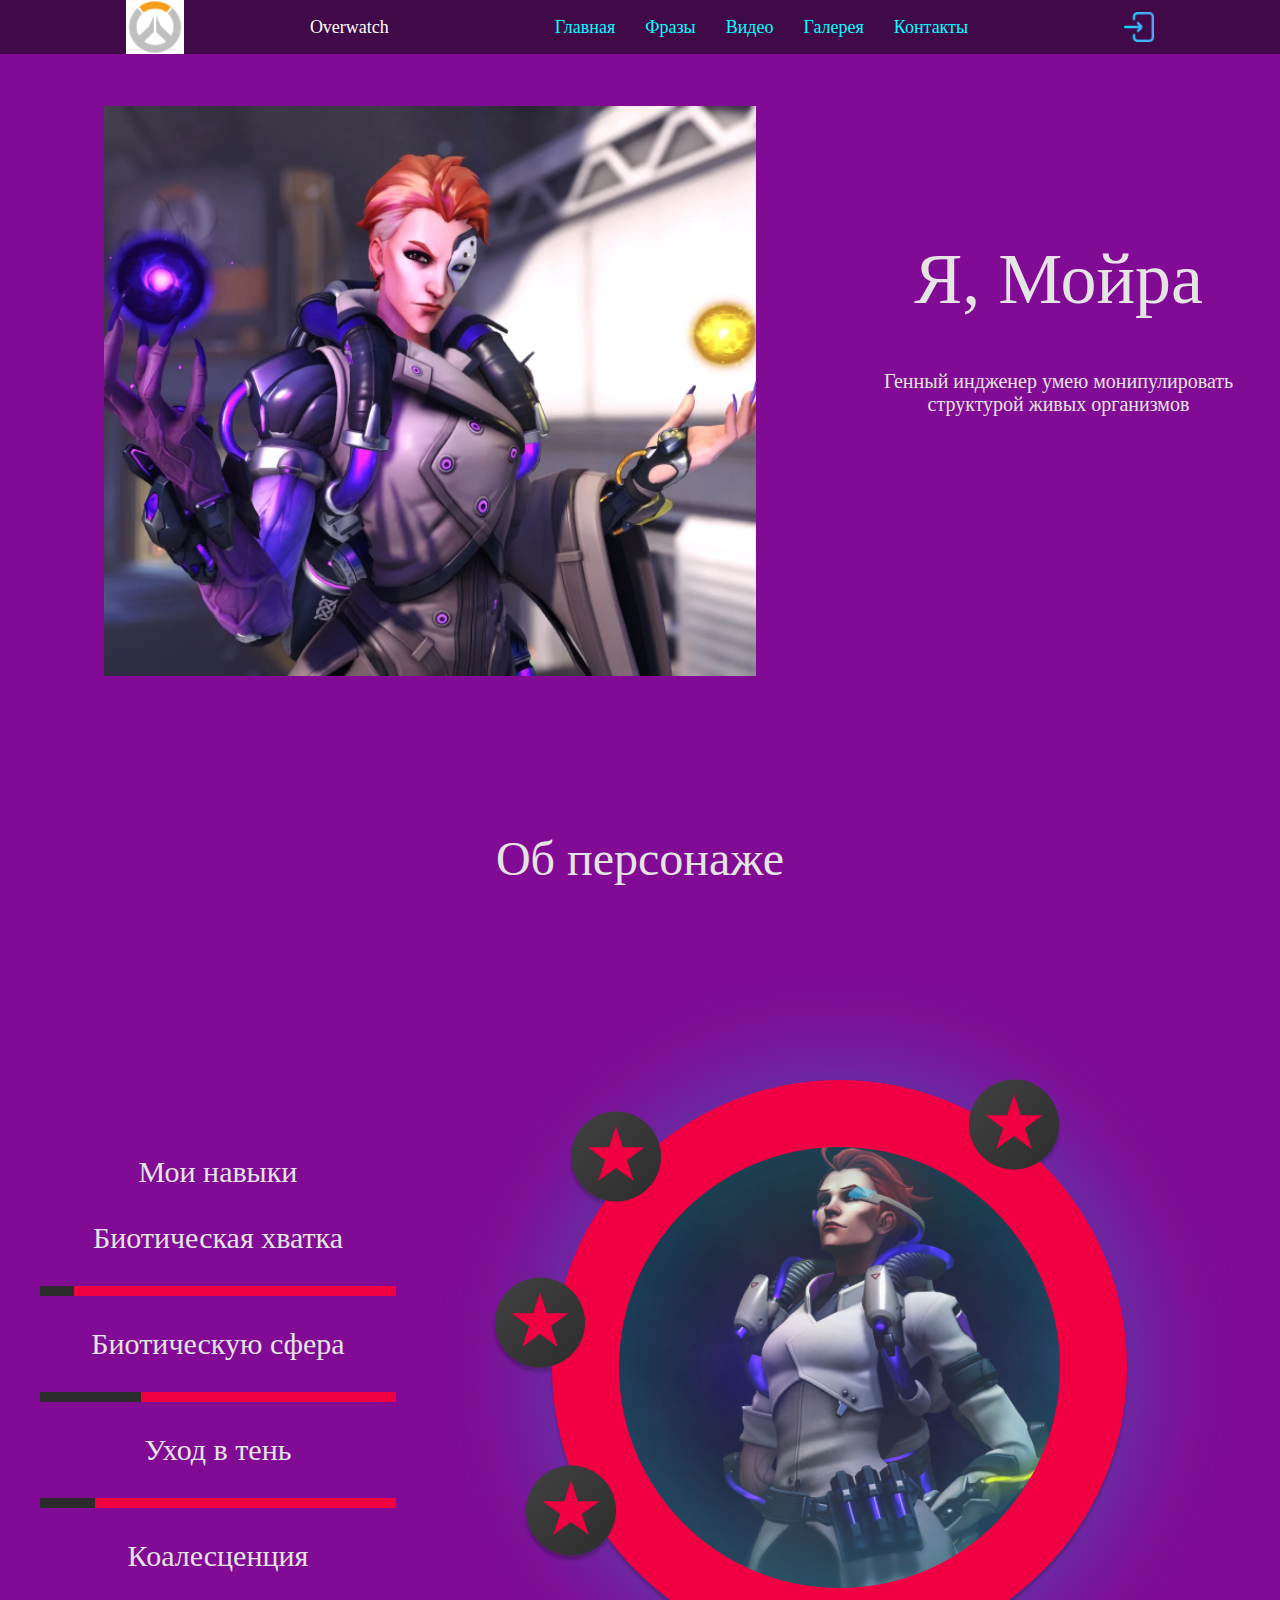
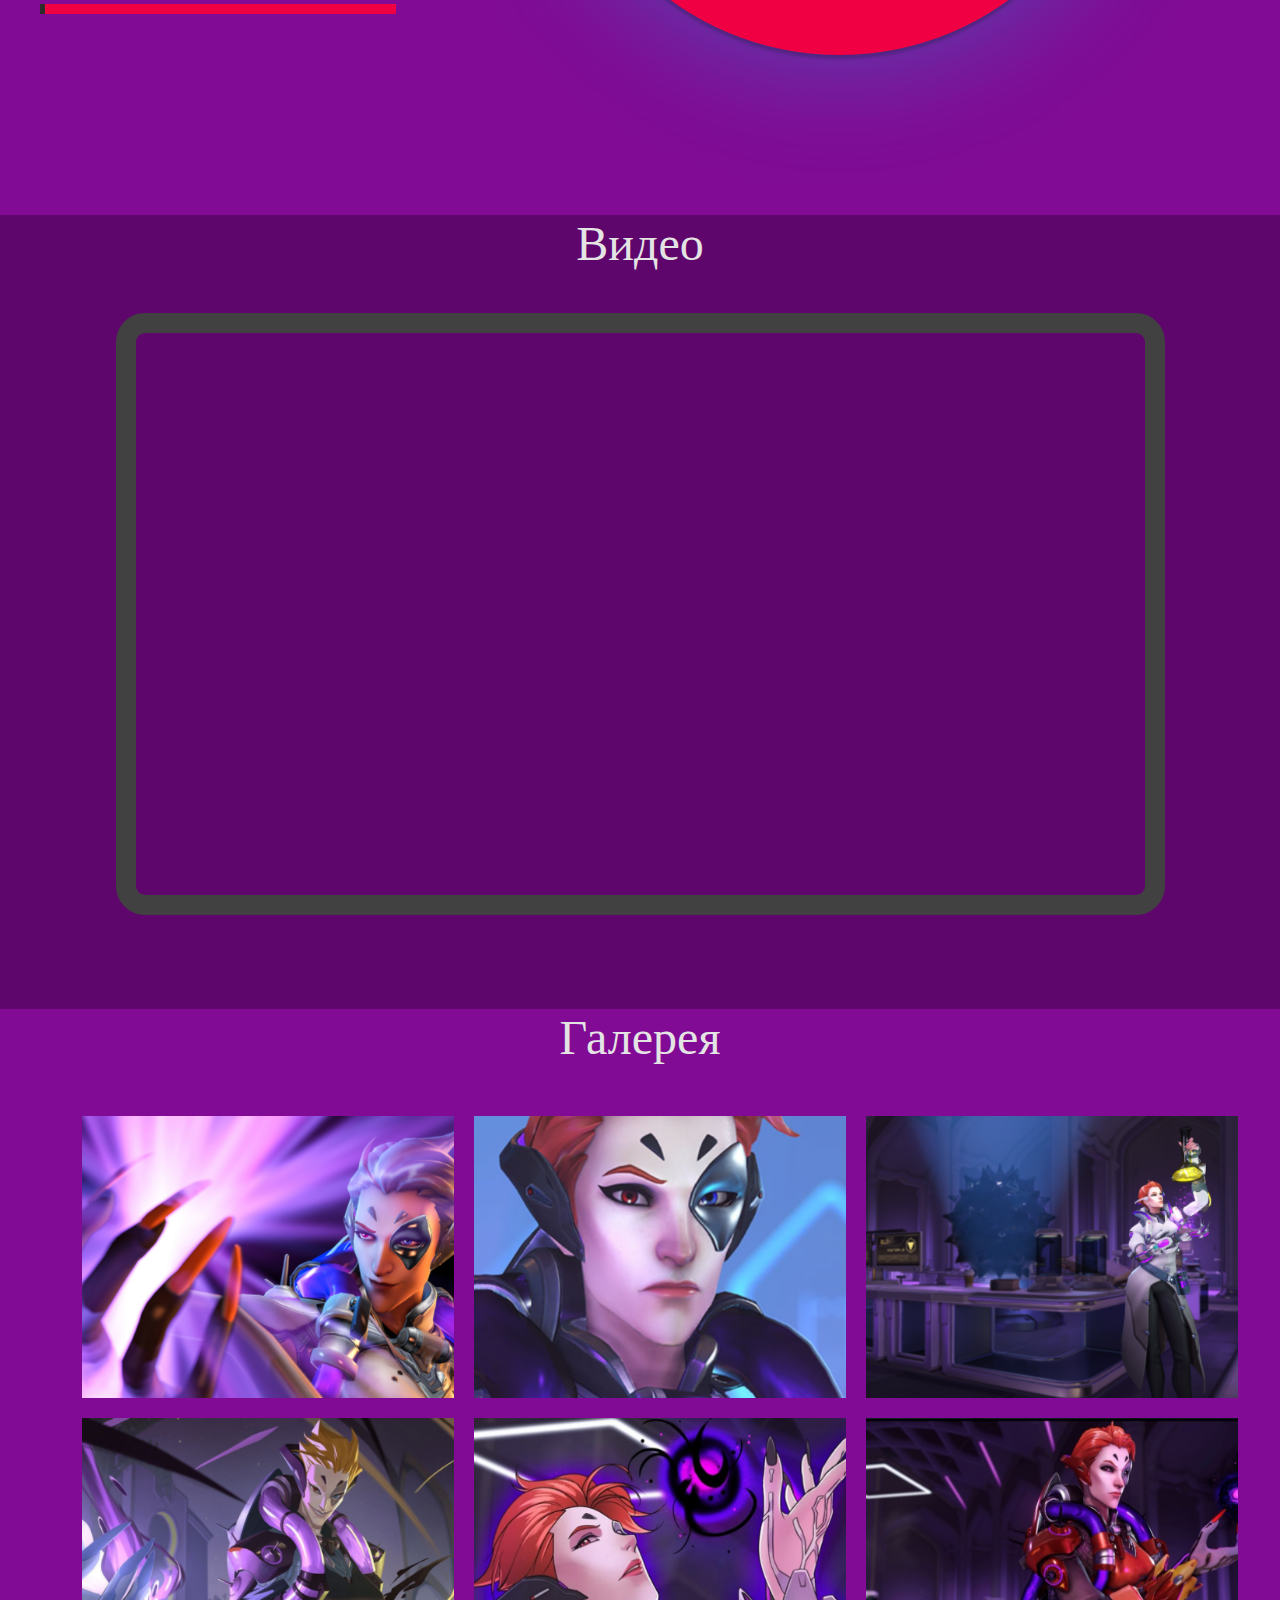
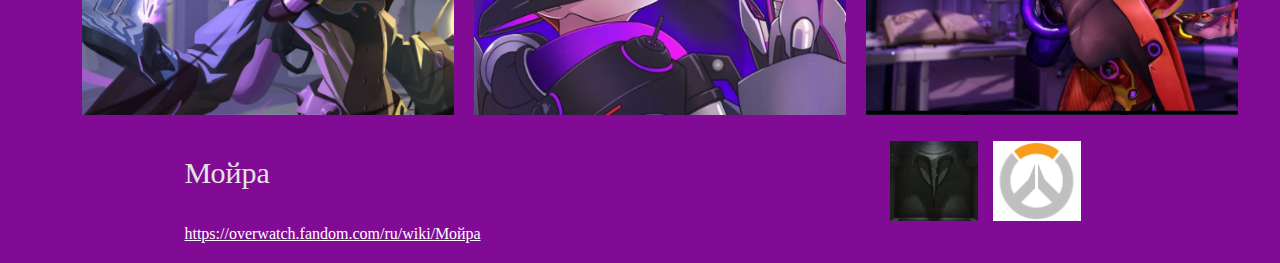
<file: index.html>
<!DOCTYPE html>
<html lang="ru">
<head>
    <meta charset="UTF-8">
    <meta name="viewport" content="width=device-width, initial-scale=1.0">
    <title>Главная</title>
    
    <script src="https://ajax.googleapis.com/ajax/libs/jquery/3.1.1/jquery.min.js"></script>
    <link rel="stylesheet" href="style.css">
    <link rel="stylesheet" type="text/css" href="https://wsxzaq127.github.io/style.css">
    <link rel="stylesheet" href="adaptive.css">
    <link rel="shortcut icon" type="image/png" href="/img/ico.png">
</head>
<body>
    <header class="header">
        <div class="container container__header">
            <img src="img/ico.png" alt="" class="header__logo">
            <h2 class="header__title">Overwatch</h2>
            <nav class="nav">
                <ul class="nav__list">
                    <li class="nav__item"><a class="nav__link" href="/index.html">Главная</a></li>
                    <li class="nav__item"><a class="nav__link" href="/page.html">Фразы</a></li>
                    <li class="nav__item"><a class="nav__link" href="https://www.youtube.com/results?search_query=moira+overwatch+2">Видео</a></li>
                    <li class="nav__item"><a class="nav__link" href="#">Галерея</a></li>
                    <li class="nav__item"><a class="nav__link" href="#">Контакты</a></li>
                </ul>
            </nav>
            <img src="img/exit.png" alt="" class="header__exit">
        </div>
    </header>
    <main class="main">
        <section class="hero-block">
            <div class="container container__hero-block">
                    <img src="img/moira.png" class="hero-block__img">
                <div class="hero-block_content">
                    <h1 class="hero-block__title">Я, Мойра</h1>
                    <p class="hero-block__text">Генный индженер умею монипулировать структурой живых организмов</p>
                </div>
            </div>
        </section>
        <section class="about">
            <div class="container container__abount">
                <h2 class="about__title">Об персонаже</h2>
            </div>
            <div class="about__progressBar">
                <div class="about__content">
                    <ul class="about__progressBar_list">
                        <h2 class="about__progressBar_title">Мои навыки</h2>
                        <li class="about__item">
                            <h3 class="about__progressBar_title">Биотическая хватка</h3>
                            <div class="about__full">
                                <div class="about__done"></div>
                            </div>
                        </li>
                        <li class="about__item">
                            <h3 class="about__progressBar_title">Биотическую сфера</h3>
                            <div class="about__full about__full_1">
                                <div class="about__done about__done_1"></div>
                            </div>
                        </li>
                        <li class="about__item">
                            <h3 class="about__progressBar_title">Уход в тень</h3>
                            <div class="about__full about__full_2">
                                <div class="about__done about__done_2"></div>
                            </div>
                        </li>
                        <li class="about__item">
                            <h3 class="about__progressBar_title">Коалесценция</h3>
                            <div class="about__full about__full_3">
                                <div class="about__done about__done_3"></div>
                            </div>
                        </li>
                    </ul>
                    <img src="img/moira_star.png" alt="Мойра" class="about_img">
                </div>
            </div>
        </section>
        <section class="video">
            <div class="container container__video">
                <h2 class="video__title">Видео</h2>
                <iframe width="560" height="315" src="https://www.youtube.com/embed/_kSvS_AghOE?si=deQfnKHY-ZUMDmUK" title="YouTube video player" class="video__video" frameborder="0" allow="accelerometer; autoplay; clipboard-write; encrypted-media; gyroscope; picture-in-picture; web-share" referrerpolicy="strict-origin-when-cross-origin" allowfullscreen></iframe>
            </div>
        </section>
        <section class="gallery">
            <div class="container container__gallery">
                <h2 class="gallery__title">Галерея</h2>
                <ul class="gallery__list">
                    <li class="gallery__item">
                        <a class="lightzoom" href="img/galleri_1.png">
                            <img src="img/galleri_1.png" alt="galleri_1" class="gallery__img">
                        </a>
                    </li>
                    <li class="gallery__item">
                        <a class="lightzoom" href="img/galleri_2.png">
                            <img src="img/galleri_2.png" alt="galleri_2" class="gallery__img">
                        </a>
                    </li>
                    <li class="gallery__item">
                        <a class="lightzoom" href="img/galleri_3.png">
                            <img src="img/galleri_3.png" alt="galleri_3" class="gallery__img">
                        </a>
                    </li>
                    <li class="gallery__item">
                        <a class="lightzoom" href="img/galleri_4.png">
                            <img src="img/galleri_4.png" alt="galleri_4" class="gallery__img">
                        </a>
                    </li>
                    <li class="gallery__item">
                        <a class="lightzoom" href="img/galleri_5.png">
                            <img src="img/galleri_5.png" alt="galleri_5" class="gallery__img">
                        </a>
                    </li>
                    <li class="gallery__item">
                        <a class="lightzoom" href="img/galleri_6.png">
                            <img src="img/galleri_6.png" alt="galleri_6" class="gallery__img">
                        </a>
                    </li>
                </ul>
            </div>
        </section>
        <footer class="footer">
            <div class="container container__footer">
                <div class="footer__content">
                    <h3 class="footer__title">Мойра</h2>
                    <a class="footer__text_1" href="https://overwatch.fandom.com/ru/wiki/Мойра">
                        <p class="footer__text">https://overwatch.fandom.com/ru/wiki/Мойра</p>
                    </a>
                    </div>
                    <ul class="footer__list">
                        <li class="footer__item">
                            <a class="footer__link" href="https://overwiki.ru/Коготь">
                                    <img src="img/3F3F3F..png" class="footer__img">
                                </a>
                            </li>
                            <li class="footer__item">
                            <a class="footer__link" href="https://eu.shop.battle.net/ru-ru/product/overwatch">
                                <img src="img/ico_2.png" class="footer__img">
                            </a>
                        </li>
                    </ul>
            </div>
        </footer>
    </main>
    <script type="text/javascript" src="https://wsxzaq127.github.io/lightzoom.js"></script>
    <script type="text/javascript">
        jQuery('.lightzoom').lightzoom({speed: 400, viewTitle: true, isOverlayClickClosing: true});
    </script>
</body>
</html>
</file>
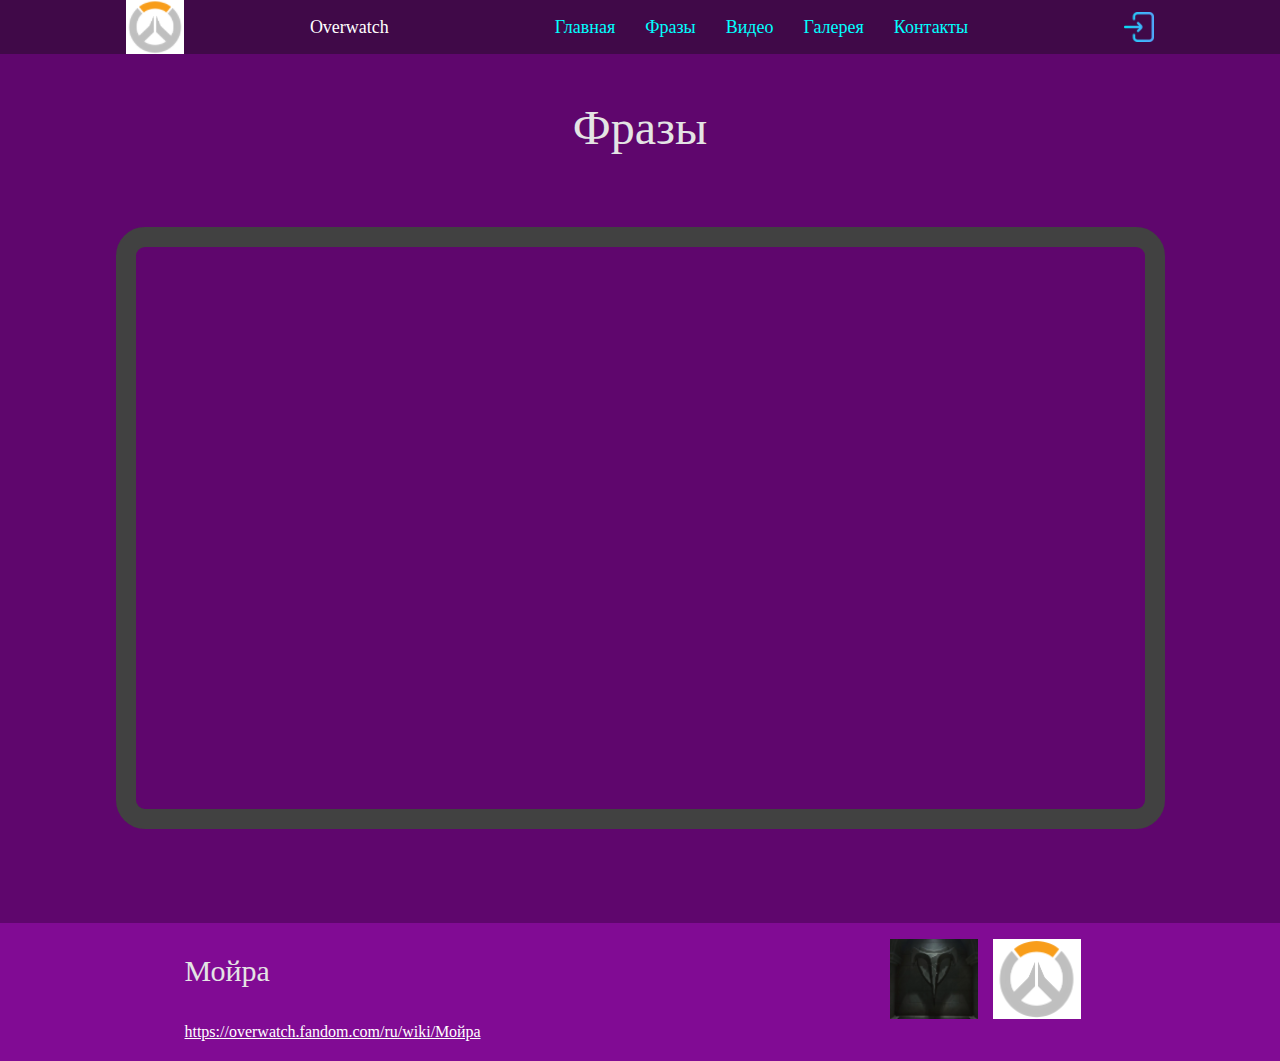
<file: page.html>
<!DOCTYPE html>
<html lang="en">
<head>
    <meta charset="UTF-8">
    <meta name="viewport" content="width=device-width, initial-scale=1.0">
    <title>Document</title>

    <link rel="stylesheet" href="style.css">
    <link rel="stylesheet" href="adaptive.css">
    <link rel="shortcut icon" type="image/png" href="/img/ico.png">
</head>
<body>
    <header class="header">
        <div class="container container__header">
            <img src="img/ico.png" alt="" class="header__logo">
            <h2 class="header__title">Overwatch</h2>
            <nav class="nav">
                <ul class="nav__list">
                    <li class="nav__item"><a class="nav__link" href="/index.html">Главная</a></li>
                    <li class="nav__item"><a class="nav__link" href="/page.html">Фразы</a></li>
                    <li class="nav__item"><a class="nav__link" href="https://www.youtube.com/results?search_query=moira+overwatch+2">Видео</a></li>
                    <li class="nav__item"><a class="nav__link" href="#">Галерея</a></li>
                    <li class="nav__item"><a class="nav__link" href="#">Контакты</a></li>
                </ul>
            </nav>
            <img src="img/exit.png" alt="" class="header__exit">
        </div>
    </header>
    <main>
        <section class="video">
            <div class="container container__video">
                <h2 class="video__title video__name">Фразы</h2>
                <iframe width="560" height="315" class="video__video video__video_page" src="https://www.youtube.com/embed/7kxa2XKOl_w?si=Cb0JYeT-nDtEmRf_" title="YouTube video player" frameborder="0" allow="accelerometer; autoplay; clipboard-write; encrypted-media; gyroscope; picture-in-picture; web-share" referrerpolicy="strict-origin-when-cross-origin" allowfullscreen></iframe>
            </div>
        </section>
    </main>
    <footer class="footer">
        <div class="container container__footer">
            <div class="footer__content">
                <h3 class="footer__title">Мойра</h2>
                <a class="footer__text_1" href="https://overwatch.fandom.com/ru/wiki/Мойра">
                    <p class="footer__text">https://overwatch.fandom.com/ru/wiki/Мойра</p>
                </a>
                </div>
                <ul class="footer__list">
                    <li class="footer__item">
                        <a class="footer__link" href="https://overwiki.ru/Коготь">
                                <img src="img/3F3F3F..png" class="footer__img">
                            </a>
                        </li>
                        <li class="footer__item">
                        <a class="footer__link" href="https://eu.shop.battle.net/ru-ru/product/overwatch">
                            <img src="img/ico_2.png" class="footer__img">
                        </a>
                    </li>
                </ul>
        </div>
    </footer>
</body>
</html>
</file>
<file: style.css>
.header{
    background-color:rgb(64, 09, 72);
}
body {
    margin: 0px;
}
.main {
    width: auto;
}
.header__title{
    color: rgb(255, 255, 255);
    font-family: Bitter;
    font-size: 18px;
    font-weight: 400;
    line-height: 22px;
    letter-spacing: 0%;
    text-align: center;
}
.nav__list{
    display: flex;
    list-style: none;
}
.nav__item{
    color: rgb(228, 228, 228);
    font-family: Bitter;
    font-size: 18px;
    font-weight: 400;
    line-height: 22px;
    letter-spacing: 0%;
    text-align: center;
    margin-right: 30px;
}
.nav__link {
    color: aqua;
    text-decoration: none;
}
.nav__link:hover {
    color: blue ;
}
.container__header{
    display: flex;
    justify-content: space-evenly;
    align-items: center;
}
.hero-block__title{
    color: rgb(228, 228, 228);
    font-family: Bitter;
    font-size: 72px;
    font-weight: 400;
    line-height: 86px;
    letter-spacing: 0%;
    text-align: center;
    margin-top: 182px;
}
.hero-block{
    background: rgb(129, 11, 148);
}
.hero-block__text{
    color: rgb(228, 228, 228);
    font-family: Roboto;
    font-size: 20px;
    font-weight: 400;
    line-height: 23px;
    letter-spacing: 0%;
    text-align: center;

}
.hero-block__img{
    margin-top: 52px;
    margin-left: 104px;
    margin-right: 81px;
    margin-bottom: 84px;
}
.container__hero-block{
    display: flex;
}
.about {
    background: rgb(129, 11, 148);
}
.about__title {
    color: rgb(228, 228, 228);
    font-family: Bitter;
    font-size: 48px;
    font-weight: 400;
    line-height: 58px;
    letter-spacing: 0%;
    text-align: center;
    margin-top: 0px;
    padding-top: 70px;
}
.about__progressBar_title {
    color: rgb(228, 228, 228);
    font-family: Bitter;
    font-size: 30px;
    font-weight: 400;
    line-height: 36px;
    letter-spacing: 0%;
    text-align: center;
    list-style: none;
}
.about__full {
    width: 356px;
    height: 10px;
    background: rgb(240, 0, 66);
}
.about__done {
    width: 34px;
    height: 10px;
    background: rgb(44, 44, 44);
}
.about__full_1 {
    width: 356px;
    height: 10px;
    background: rgb(240, 0, 66);
}
.about__done_1 {
    width: 101px;
    height: 10px;
    background: rgb(44, 44, 44);
}
.about__full_2 {
    width: 356px;
    height: 10px;
    background: rgb(240, 0, 66);
}
.about__done_2 {
    width: 55px;
    height: 10px;
    background: rgb(44, 44, 44);
}
.about__full_3 {
    width: 356px;
    height: 10px;
    background: rgb(240, 0, 66);
}
.about__done_3 {
    width: 5px;
    height: 10px;
    background: rgb(44, 44, 44);
}
.about__content {
    display: flex;
    justify-content: space-around;
    align-items: center;
}
.about__progressBar_list {
    list-style: none;
}
.video__title {
    color: rgb(228, 228, 228);
    font-family: Bitter;
    font-size: 48px;
    font-weight: 400;
    line-height: 58px;
    letter-spacing: 0%;
    text-align: center;
    margin-top: 0px;
}
.video {
    background: rgb(95, 6, 109);

}
.video__video {
    width: 1009px;
    height: 562px;
    border: 20px solid rgb(65, 65, 65);
    border-radius: 29px;
    margin-bottom: 94px;
}
.container__video {
    display: flex;
    justify-content: center;
    align-items: center;
    flex-direction: column;
}
.gallery__item {
    width: 30%;
    list-style: none;
    margin: 10px;
}
.gallery__img {
    width: 100%;
    height: 100%;
}
.container__gallery {
    background: rgb(129, 11, 148)
}
.gallery__list {
    margin-top: 0px;
    margin-bottom: 0px;
    display: flex;
    flex-wrap: wrap;
    justify-content: center;
}
.gallery__title {
    color: rgb(228, 228, 228);
    font-family: Bitter;
    font-size: 48px;
    font-weight: 400;
    line-height: 58px;
    letter-spacing: 0%;
    text-align: center;
    margin-top: 0px;
}
.footer__title {
    color: rgb(228, 228, 228);
    font-family: Bitter;
    font-size: 30px;
    font-weight: 400;
    line-height: 36px;
    letter-spacing: 0%;
    text-align: left;
}
.footer {
    background: rgb(129, 11, 148);
}
.footer__list {
    display: flex;
    list-style: none;
}
.footer__text {
    color: rgb(255, 255, 255);
    font-family: Bitter;
    font-size: 16px;
    font-weight: 400;
    line-height: 164.06%;
    letter-spacing: 0%;
    text-align: left;
    text-decoration-line: underline;
}
.container__footer {
    display: flex;
    justify-content: space-around;
}
.footer__img {
    margin-right: 15px;
    transition: 1s;
}
.footer__img:hover {
    border-radius: 30px;
}
.video__video_page {
    margin-top: 30px;
}
.video__name {
    margin-top: 45px;
}
</file>
<file: adaptive.css>
@media only screen and (max-width: 1200px) {
    html {
        width: 1400px;
}
}

@media only screen and (max-width: 995px) {
    html {
        width: 1400px;
}
}

@media only screen and (max-width: 770px) {
    html {
        width: 1400px;
}
}

@media only screen and (max-width: 480px) {
    html {
        width: 1400px;
}
}

@media only screen and (max-width: 320px) {
    html {
        width: 1400px;
}
}
</file>
